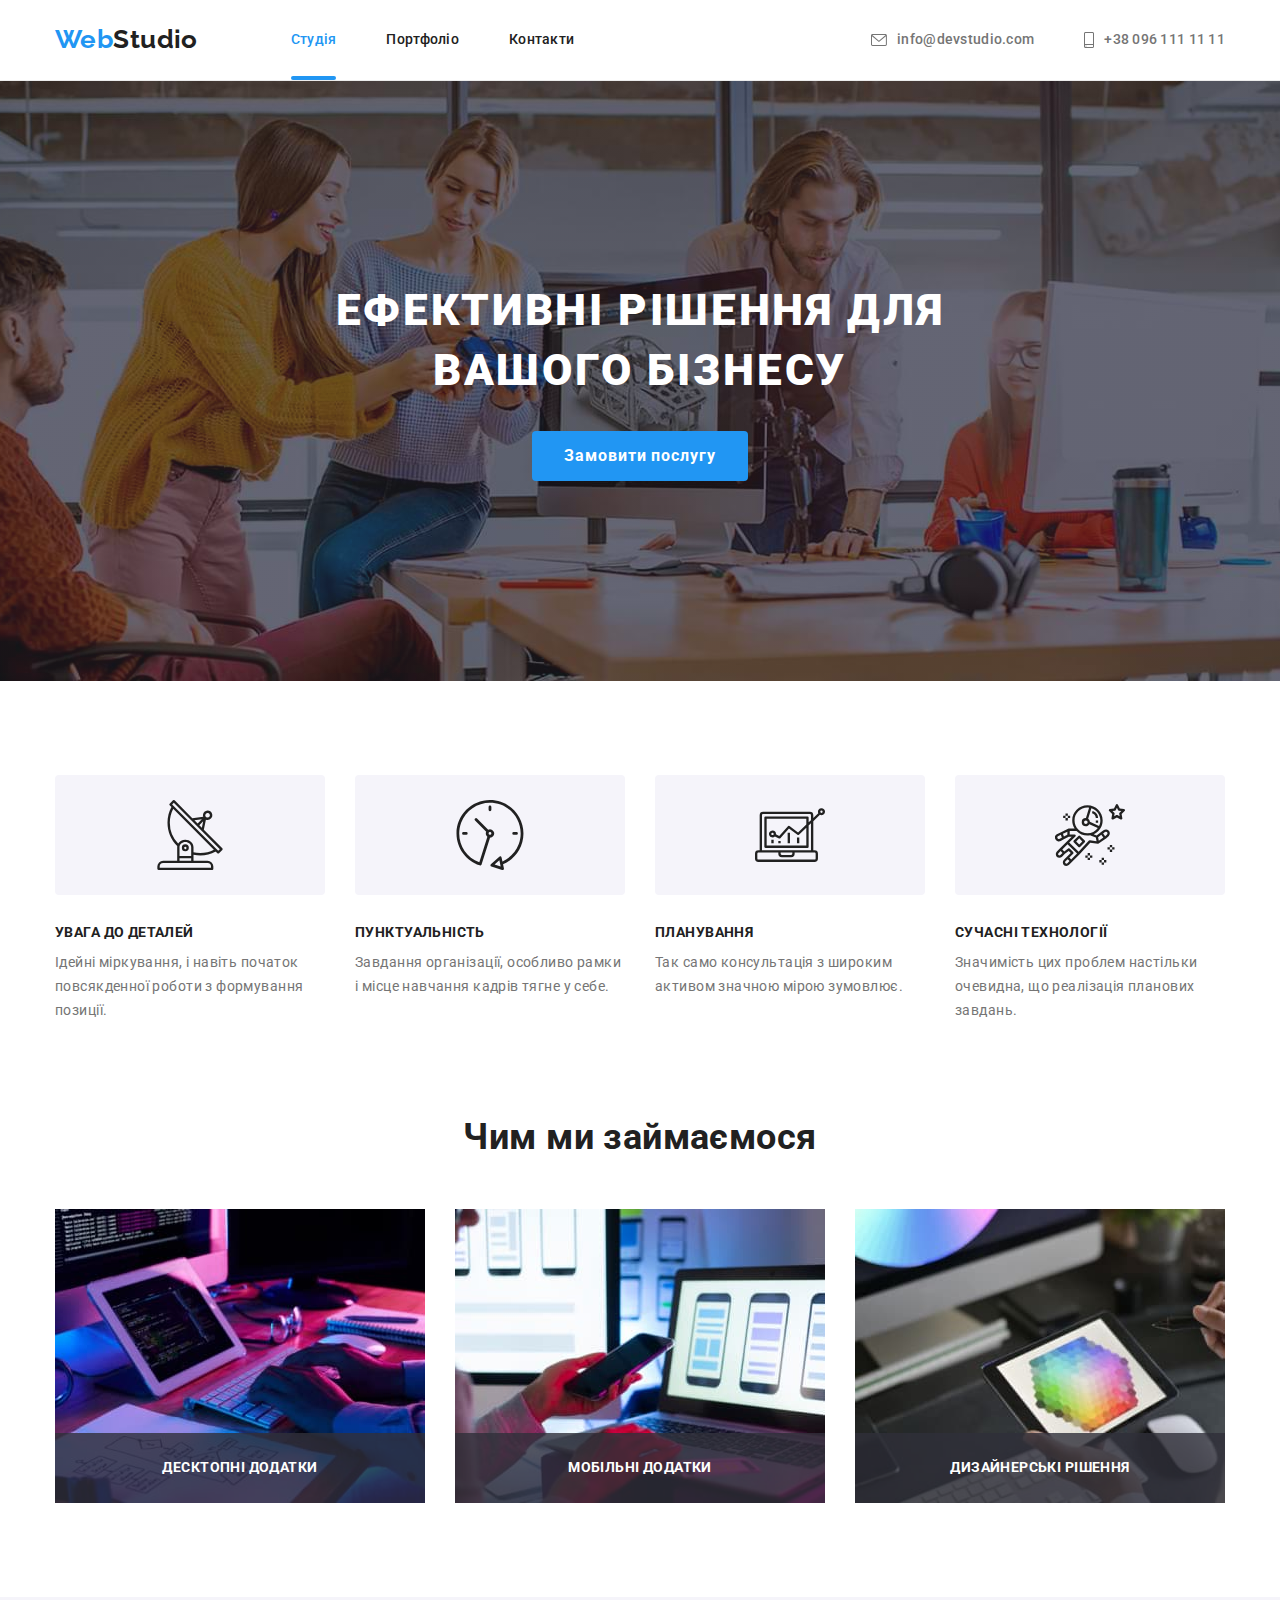
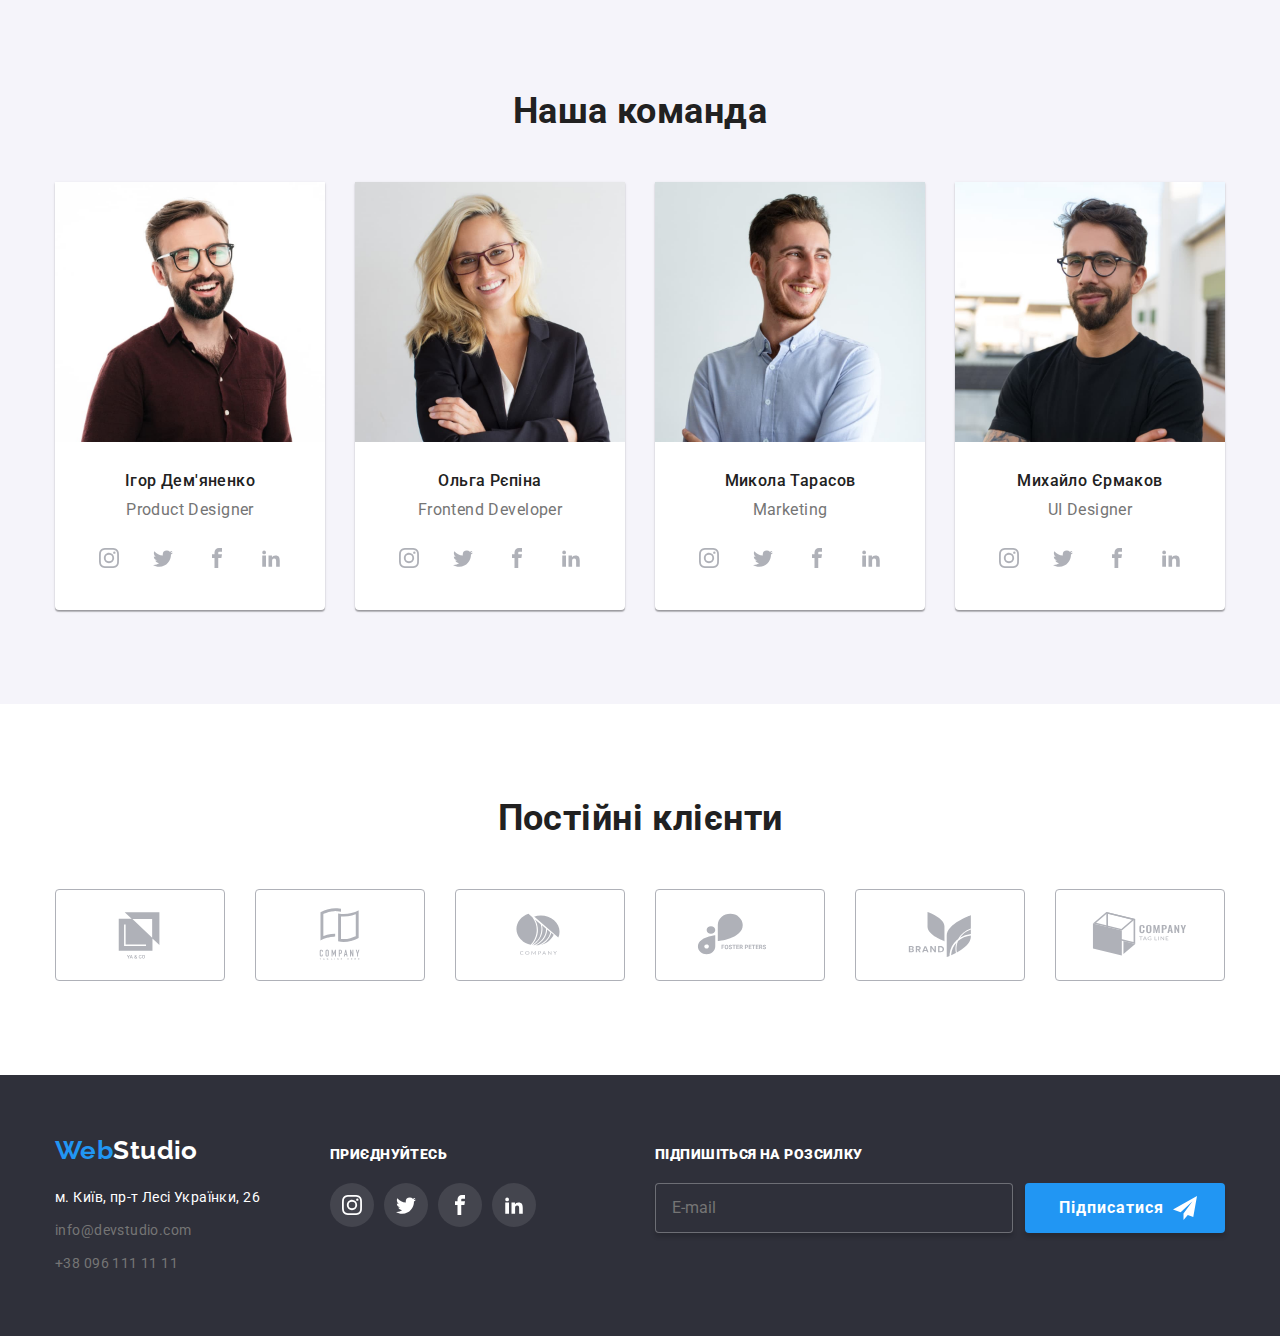
<file: index.html>
<!DOCTYPE html>
<html lang="uk">
  <head>
    <meta charset="UTF-8" />
    <meta http-equiv="X-UA-Compatible" content="IE=edge" />
    <meta name="viewport" content="width=device-width, initial-scale=1.0" />
    <title>Studio</title>
    <link
      rel="stylesheet"
      href="https://cdnjs.cloudflare.com/ajax/libs/modern-normalize/1.1.0/modern-normalize.min.css"/>
    <link rel="stylesheet" href="./css/main.min.css" />
    <link rel="preconnect" href="https://fonts.googleapis.com" />
    <link rel="preconnect" href="https://fonts.gstatic.com" crossorigin />
    <link
      href="https://fonts.googleapis.com/css2?family=Raleway:wght@700&family=Roboto:wght@400;500;700;900&display=swap"
      rel="stylesheet"/>
  </head>
  <body>
    <!-- header -->
    <header class="header">
      <div class="container">
        <nav class="header-nav">
          <a class="header-logo" href="./index.html"
            ><span class="web-part">Web</span>Studio</a>
          <ul class="nav-list list">
            <li class="nav-item">
              <a class="nav-link link-current" href="./index.html">Студія</a>
            </li>
            <li class="nav-item">
              <a class="nav-link" href="./portfolio.html">Портфоліо</a>
            </li>
            <li class="nav-item">
              <a class="nav-link" href="./#">Контакти</a>
            </li>
          </ul>
          <ul class="contacts-list list">
            <li class="nav-item">
              <a class="nav-mail" href="#">
                <svg class="nav-icon icon-mail" width="16" height="12">
                  <use href="./images/images.svg#icon-envelope"></use>
                </svg>
                info@devstudio.com</a>
            </li>
            <li class="nav-item">
              <a class="nav-phone" href="tel:+380961111111"
                ><svg class="nav-icon icon-phone" width="10" height="16">
                  <use href="./images/images.svg#icon-smartphone"></use>
                </svg>
                +38 096 111 11 11</a>
            </li>
          </ul>
        </nav>
      </div>
    </header>
    <!-- main -->
    <main>
      <!-- hero -->
      <section class="hero">
        <div class="container">
          <h1 class="hero__title">Ефективні рішення для вашого бізнесу</h1>
          <button type="button" class="hero__button" data-modal-open>
            Замовити послугу
          </button>
        </div>
      </section>
      <!-- benefits -->
      <section class="section">
        <div class="container">
          <h2 class="visually-hidden">
            Особливості нашої компанії
          </h2>
          <ul class="benefits-list list">
            <li class="benefits-item">
              <div class="benefit-div">
                <svg class="benefit-icon" width="70" height="70">
                  <use href="./images/images.svg#icon-antenna"></use>
                </svg>
              </div>
              <h3 class="benefits-caption">УВАГА ДО ДЕТАЛЕЙ</h3>
              <p class="benefits-text">
                Ідейні міркування, і навіть початок повсякденної роботи з
                формування позиції.
              </p>
            </li>
            <li class="benefits-item">
              <div class="benefit-div">
                <svg class="benefit-icon" width="70" height="70">
                  <use href="./images/images.svg#icon-clock"></use>
                </svg>
              </div>
              <h3 class="benefits-caption">ПУНКТУАЛЬНІСТЬ</h3>
              <p class="benefits-text">
                Завдання організації, особливо рамки і місце навчання кадрів
                тягне у себе.
              </p>
            </li>
            <li class="benefits-item">
              <div class="benefit-div">
                <svg class="benefit-icon" width="70" height="70">
                  <use href="./images/images.svg#icon-diagram"></use>
                </svg>
              </div>
              <h3 class="benefits-caption">ПЛАНУВАННЯ</h3>
              <p class="benefits-text">
                Так само консультація з широким активом значною мірою зумовлює.
              </p>
            </li>
            <li class="benefits-item">
              <div class="benefit-div">
                <svg class="benefit-icon" width="70" height="70">
                  <use href="./images/images.svg#icon-astronaut"></use>
                </svg>
              </div>
              <h3 class="benefits-caption">СУЧАСНІ ТЕХНОЛОГІЇ</h3>
              <p class="benefits-text">
                Значимість цих проблем настільки очевидна, що реалізація
                планових завдань.
              </p>
            </li>
          </ul>
        </div>
      </section>
      <!-- operation -->
      <section class="operation section">
        <div class="container">
          <h2 class="operation-title">Чим ми займаємося</h2>
          <ul class="operation-list list">
            <li class="operation-item">
              <div class="operation-box">
                <img
                  class="operation-img"
                  src="./images/box-1.jpg"
                  alt="Програміст за процесом розробки на робочому місці"
                  width="370"
                />
                <div class="operation-overlay">
                  <p class="overlay-title">Десктопні додатки</p>
                </div>
              </div>
            </li>
            <li class="operation-item">
              <div class="operation-box">
                <img
                  class="operation-img"
                  src="./images/box-2.jpg"
                  alt="Веб дизайнери працюють над інтерфейсом програми для смартфонів"
                  width="370"
                />
                <div class="operation-overlay">
                  <p class="overlay-title">Мобільні додатки</p>
                </div>
              </div>
            </li>
            <li class="operation-item">
              <div class="operation-box">
                <img
                  class="operation-img"
                  src="./images/box-3.jpg"
                  alt="Веб-дизайнер в процесі вибору кольору за допомогою графічного планшету"
                  width="370"
                />
                <div class="operation-overlay">
                  <p class="overlay-title">Дизайнерські рішення</p>
                </div>
              </div>
            </li>
          </ul>
        </div>
      </section>
      <!-- team -->
      <section class="team section">
        <div class="container">
          <h2 class="team-title">Наша команда</h2>
          <ul class="team-list list">
            <li class="team-box">
              <img
                src="./images/img-team-1.jpg"
                alt="Ігор Дем'яненко Product Designer"
                width="270"
              />
              <h3 class="team-caption">Ігор Дем'яненко</h3>
              <p class="team-text">
                <span lang="en-GB">Product Designer</span>
              </p>
              <ul class="team-icons list">
                <li class="team-icon-li">
                  <a class="team-icon" href="#">
                    <svg class="instagram" width="20" height="20">
                      <use href="./images/images.svg#icon-instagram"></use></svg></a>
                </li>
                <li class="team-icon-li">
                  <a class="team-icon" href="#">
                    <svg class="twitter" width="20" height="20">
                      <use href="./images/images.svg#icon-twitter"></use></svg></a>
                </li>
                <li class="team-icon-li">
                  <a class="team-icon" href="#">
                    <svg class="facebook" width="20" height="20">
                      <use href="./images/images.svg#icon-facebook"></use></svg></a>
                </li>
                <li class="team-icon-li">
                  <a class="team-icon" href="#">
                    <svg class="linkedin" width="20" height="20">
                      <use href="./images/images.svg#icon-linkedin"></use></svg></a>
                </li>
              </ul>
            </li>
            <li class="team-box">
              <img
                src="./images/img-team-2.jpg"
                alt="Ольга Рєпіна Frontend Developer"
                width="270"
              />
              <h3 class="team-caption">Ольга Рєпіна</h3>
              <p class="team-text">
                <span lang="en-GB">Frontend Developer</span>
              </p>
              <ul class="team-icons list">
                <li class="team-icon-li">
                  <a class="team-icon" href="#">
                    <svg class="instagram" width="20" height="20">
                      <use href="./images/images.svg#icon-instagram"></use></svg></a>
                </li>
                <li class="team-icon-li">
                  <a class="team-icon" href="#">
                    <svg class="twitter" width="20" height="20">
                      <use href="./images/images.svg#icon-twitter"></use></svg></a>
                </li>
                <li class="team-icon-li">
                  <a class="team-icon" href="#">
                    <svg class="facebook" width="20" height="20">
                      <use href="./images/images.svg#icon-facebook"></use></svg></a>
                </li>
                <li class="team-icon-li">
                  <a class="team-icon" href="#">
                    <svg class="linkedin" width="20" height="20">
                      <use href="./images/images.svg#icon-linkedin"></use></svg></a>
                </li>
              </ul>
            </li>
            <li class="team-box">
              <img
                src="./images/img-team-3.jpg"
                alt="Микола Тарасов Marketing"
                width="270"
              />
              <h3 class="team-caption">Микола Тарасов</h3>
              <p class="team-text">
                <span lang="en-GB">Marketing</span>
              </p>
              <ul class="team-icons list">
                <li class="team-icon-li">
                  <a class="team-icon" href="#">
                    <svg class="instagram" width="20" height="20">
                      <use href="./images/images.svg#icon-instagram"></use></svg></a>
                </li>
                <li class="team-icon-li">
                  <a class="team-icon" href="#">
                    <svg class="twitter" width="20" height="20">
                      <use href="./images/images.svg#icon-twitter"></use></svg></a>
                </li>
                <li class="team-icon-li">
                  <a class="team-icon" href="#">
                    <svg class="facebook" width="20" height="20">
                      <use href="./images/images.svg#icon-facebook"></use></svg></a>
                </li>
                <li class="team-icon-li">
                  <a class="team-icon" href="#">
                    <svg class="linkedin" width="20" height="20">
                      <use href="./images/images.svg#icon-linkedin"></use></svg></a>
                </li>
              </ul>
            </li>
            <li class="team-box">
              <img
                src="./images/img-team-4.jpg"
                alt="Михайло Єрмаков UI Designer"
                width="270"
              />
              <h3 class="team-caption">Михайло Єрмаков</h3>
              <p class="team-text">
                <span lang="en-GB">UI Designer</span>
              </p>
              <ul class="team-icons list">
                <li class="team-icon-li">
                  <a class="team-icon" href="#">
                    <svg class="instagram" width="20" height="20">
                      <use href="./images/images.svg#icon-instagram"></use></svg></a>
                </li>
                <li class="team-icon-li">
                  <a class="team-icon" href="#">
                    <svg class="twitter" width="20" height="20">
                      <use href="./images/images.svg#icon-twitter"></use></svg></a>
                </li>
                <li class="team-icon-li">
                  <a class="team-icon" href="#">
                    <svg class="facebook" width="20" height="20">
                      <use href="./images/images.svg#icon-facebook"></use></svg></a>
                </li>
                <li class="team-icon-li">
                  <a class="team-icon" href="#">
                    <svg class="linkedin" width="20" height="20">
                      <use href="./images/images.svg#icon-linkedin"></use></svg></a>
                </li>
              </ul>
            </li>
          </ul>
        </div>
      </section>
      <!-- clients -->
      <section class="section">
        <div class="container">
          <h2 class="clients__title">Постійні клієнти</h2>
          <ul class="clients__list list">
            <li>
              <a class="client__link" href="#">
                <svg width="106" height="60">
                  <use href="./images/images.svg#icon-client-1"></use></svg></a>
            </li>
            <li>
              <a class="client__link" href="#">
                <svg width="106" height="60">
                  <use href="./images/images.svg#icon-client-2"></use></svg></a>
            </li>
            <li>
              <a class="client__link" href="#">
                <svg width="106" height="60">
                  <use href="./images/images.svg#icon-client-3"></use></svg></a>
            </li>
            <li>
              <a class="client__link" href="#">
                <svg width="106" height="60">
                  <use href="./images/images.svg#icon-client-4"></use></svg></a>
            </li>
            <li>
              <a class="client__link" href="#">
                <svg width="106" height="60">
                  <use href="./images/images.svg#icon-client-5"></use></svg></a>
            </li>
            <li>
              <a class="client__link" href="#">
                <svg width="106" height="60">
                  <use href="./images/images.svg#icon-client-6"></use></svg></a>
            </li>
          </ul>
        </div>
      </section>
    </main>
    <!-- footer -->
    <footer class="footer">
      <div class="container footer-div">
        <div>
          <a class="footer-logo" href="./index.html"
            ><span class="web-part">Web</span>Studio</a>
          <address>
            <ul class="location-list list">
              <li class="location-item">
                <a
                  class="location"
                  href="https://goo.gl/maps/XUwRcNz6kgD58abX9"
                  target="_blank"
                  rel="noreferrer noopener"
                  >м. Київ, пр-т Лесі Українки, 26</a>
              </li>
              <li class="location-item">
                <a class="footer-mail" href="#">info@devstudio.com</a>
              </li>
              <li class="location-item">
                <a class="footer-phone" href="tel:+380961111111"
                  >+38 096 111 11 11</a>
              </li>
            </ul>
          </address>
        </div>
        <div class="social-div">
          <p class="social-title"><strong>ПРИЄДНУЙТЕСЬ</strong></p>
          <ul class="social-list list">
            <li class="social-li">
              <a class="social-item" href="#">
                <svg class="icon-social" width="20" height="20">
                  <use href="./images/images.svg#icon-instagram"></use></svg></a>
            </li>
            <li class="social-li">
              <a class="social-item" href="#">
                <svg class="icon-social" width="20" height="20">
                  <use href="./images/images.svg#icon-twitter"></use></svg></a>
            </li>
            <li class="social-li">
              <a class="social-item" href="#">
                <svg class="icon-social" width="20" height="20">
                  <use href="./images/images.svg#icon-facebook"></use></svg></a>
            </li>
            <li class="social-li">
              <a class="social-item" href="#">
                <svg class="icon-social" width="20" height="20">
                  <use href="./images/images.svg#icon-linkedin"></use></svg></a>
            </li>
          </ul>
        </div>
        <div class="form-footer">
          <p class="footer-title"><strong>ПІДПИШІТЬСЯ НА РОЗСИЛКУ</strong></p>
          <form name="signup" class="signup-form">
            <label>
              <input
                class="footer-label"
                type="email"
                name="email"
                placeholder="E-mail"/>
            </label>
            <button class="submit-btn" type="submit">
              <span class="text-btn">Підписатися</span>
              <svg class="svg-btn" width="24" height="24">
                <use href="./images/icons.svg#icon-send"></use>
              </svg>
            </button>
          </form>
        </div>
      </div>
    </footer>
    <!-- backdrop -->
    <div class="backdrop is-hidden" data-modal>
      <div class="modal">
        <button type="button" class="button-modal" data-modal-close>
          <svg class="modal-icon" width="18" height="18">
            <use href="./images/icons.svg#icon-close-btn"></use>
          </svg>
        </button>
        <form name="call-back">
          <div class="form-modal">
            <p class="form-title">Залиште свої дані, ми вам передзвонимо</p>
            <div class="form-group">
              <label class="form-label" for="name">
                <span class="text-form">Ім'я</span>
              </label>
              <input class="form-input" type="text" name="username" id="name" />
              <svg class="icon" width="18" height="18">
                <use href="./images/icons.svg#icon-person-modal"></use>
              </svg>
            </div>
            <div class="form-group">
              <label class="form-label" for="tel">
                <span class="text-form">Телефон</span></label
              >
              <input class="form-input" type="tel" name="tel" id="tel" />
              <svg class="icon" width="18" height="18">
                <use href="./images/icons.svg#icon-phone-modal"></use>
              </svg>
            </div>
            <div class="form-group">
              <label class="form-label" for="email">
                <span class="text-form">Пошта</span></label
              >
              <input class="form-input" type="email" name="mail" id="email" />
              <svg class="icon" width="18" height="18">
                <use href="./images/icons.svg#icon-email-modal"></use>
              </svg>
            </div>
            <div class="form-group">
              <label class="form-label" for="coment">
                <span class="text-form">Коментар</span></label
              >
              <textarea
                class="form-input form-message"
                name="comment"
                id="coment"
                placeholder="Введіть текст"
              ></textarea>
            </div>
            <div class="form-group">
              <input id="conditions" class="checkbox" type="checkbox" />
              <label for="conditions" class="form-label checkbox-text">
                <span class="text-contract">
                  Погоджуюся з розсилкою та приймаю<span>
                    <a class="contract-link" href="#">Умови договору</a></span
                  >
                </span>
                <svg class="checkbox-icon" width="16" height="15">
                  <use href="./images/icons.svg#icon-check"></use>
                </svg>
              </label>
            </div>
            <button class="form-buttom" type="submit">Відправити</button>
          </div>
        </form>
      </div>
    </div>
    <script src="./js/modal.js"></script>
  </body>
</html>
</file>
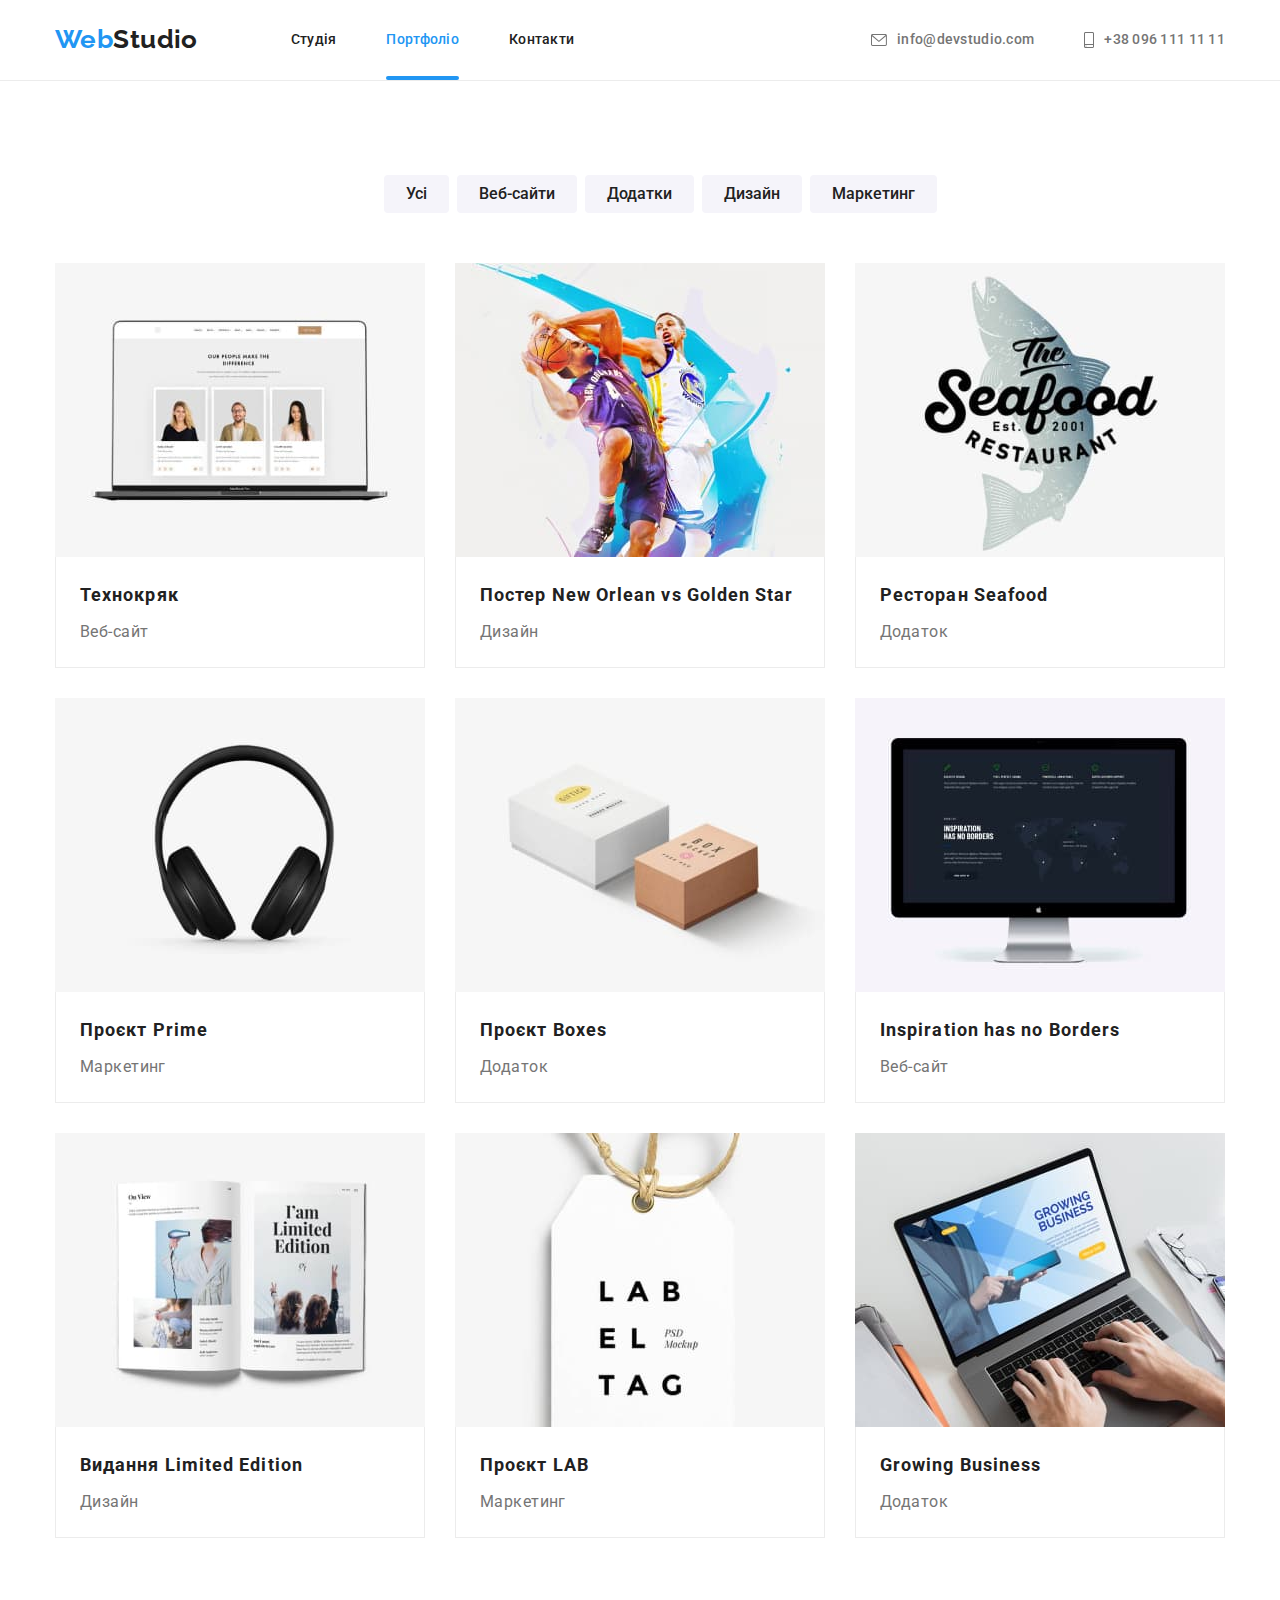
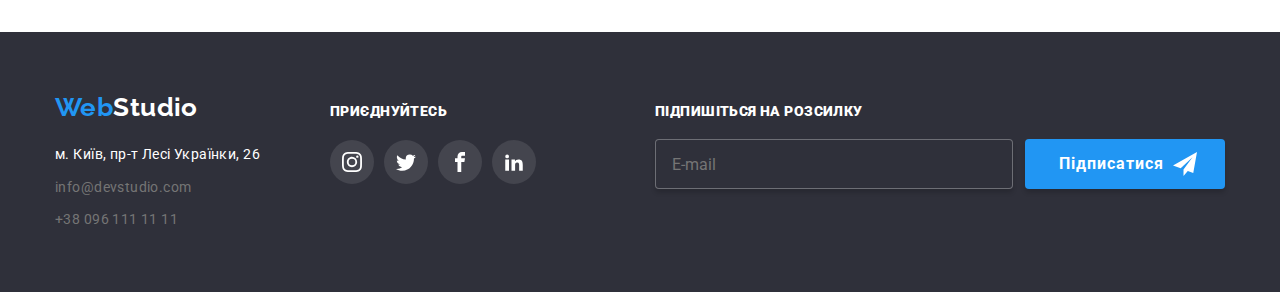
<file: portfolio.html>
<!DOCTYPE html>
<html lang="uk">
  <head>
    <meta charset="UTF-8" />
    <meta http-equiv="X-UA-Compatible" content="IE=edge" />
    <meta name="viewport" content="width=device-width, initial-scale=1.0" />
    <title>Portfolio</title>
    <link
      rel="stylesheet"
      href="https://cdnjs.cloudflare.com/ajax/libs/modern-normalize/1.1.0/modern-normalize.min.css"
    />
    <link rel="stylesheet" href="./css/main.min.css" />
    <link rel="preconnect" href="https://fonts.googleapis.com" />
    <link rel="preconnect" href="https://fonts.gstatic.com" crossorigin />
    <link
      href="https://fonts.googleapis.com/css2?family=Raleway:wght@700&family=Roboto:wght@400;500;700;900&display=swap"
      rel="stylesheet"
    />
  </head>
  <body>
    <!-- header -->
    <header class="header">
      <div class="container">
        <nav class="header-nav">
          <a class="header-logo" href="./index.html"
            ><span class="web-part">Web</span>Studio</a>
          <ul class="nav-list list">
            <li class="nav-item">
              <a class="nav-link" href="./index.html">Студія</a>
            </li>
            <li class="nav-item">
              <a class="nav-link link-current" href="./portfolio.html"
                >Портфоліо</a>
            </li>
            <li class="nav-item">
              <a class="nav-link" href="./#">Контакти</a>
            </li>
          </ul>
          <ul class="contacts-list list">
            <li class="nav-item">
              <a class="nav-mail" href="#">
                <svg class="nav-icon" width="16" height="12">
                  <use href="./images/images.svg#icon-envelope"></use>
                </svg>
                info@devstudio.com</a>
            </li>
            <li class="nav-item">
              <a class="nav-phone" href="tel:+380961111111"
                ><svg class="nav-icon" width="10" height="16">
                  <use href="./images/images.svg#icon-smartphone"></use>
                </svg>
                +38 096 111 11 11</a>
            </li>
          </ul>
        </nav>
      </div>
    </header>
    <!-- main -->
    <main>
      <!-- projects -->
      <section class="projects section">
        <div class="container">
          <h1 class="projects-title visually-hidden">Наші проекти</h1>
          <!-- projects-buttons -->
          <ul class="projects-buttons list">
            <li class="buttons-list">
              <button type="button" class="project-btn">Усі</button>
            </li>
            <li class="buttons-list">
              <button type="button" class="project-btn">Веб-сайти</button>
            </li>
            <li class="buttons-list">
              <button type="button" class="project-btn">Додатки</button>
            </li>
            <li class="buttons-list">
              <button type="button" class="project-btn">Дизайн</button>
            </li>
            <li class="buttons-list">
              <button type="button" class="project-btn">Маркетинг</button>
            </li>
          </ul>
          <!-- projects list -->
          <ul class="projects-list list">
            <li class="project-box">
              <a class="project-link" href="#">
                <div class="project-img">
                  <img
                    src="./images/img-web-page.jpg"
                    alt="Веб-сайт Технокряк"
                    width="370px"/>
                  <div class="project-overlay">
                    <p class="overlay-text">
                      Ресурс пропонує комплексні пропозиції з різним рівнем
                      функціоналу та сервісів. Все це дозволить відвідувачу
                      отримати вичерпні відомості про компанію чи приватну
                      особу.
                    </p>
                  </div>
                </div>
                <div class="project-dsc">
                  <h2 class="project-caption">Технокряк</h2>
                  <p class="project-text">Веб-сайт</p>
                </div>
              </a>
            </li>
            <li class="list project-box">
              <a class="project-link" href="#">
                <div class="project-img">
                  <img
                    src="./images/img-poster.jpg"
                    alt="Дизайн постеру New Orlean vs Golden Star"
                    width="370px"
                  />
                  <div class="project-overlay">
                    <p class="overlay-text">
                      Ресурс пропонує комплексні пропозиції з різним рівнем
                      функціоналу та сервісів. Все це дозволить відвідувачу
                      отримати вичерпні відомості про компанію чи приватну
                      особу.
                    </p>
                  </div>
                </div>
                <div class="project-dsc">
                  <h2 class="project-caption">
                    Постер <span lang="en-GB">New Orlean vs Golden Star</span>
                  </h2>
                  <p class="project-text">Дизайн</p>
                </div>
              </a>
            </li>
            <li class="list project-box">
              <a class="project-link" href="#">
                <div class="project-img">
                  <img
                    src="./images/img-restaurant.jpg"
                    alt="Додаток для ресторану Seafood"
                    width="370px"/>
                  <div class="project-overlay">
                    <p class="overlay-text">
                      Ресурс пропонує комплексні пропозиції з різним рівнем
                      функціоналу та сервісів. Все це дозволить відвідувачу
                      отримати вичерпні відомості про компанію чи приватну
                      особу.
                    </p>
                  </div>
                </div>
                <div class="project-dsc">
                  <h2 class="project-caption">
                    Ресторан <span lang="en-GB">Seafood</span>
                  </h2>
                  <p class="project-text">Додаток</p>
                </div>
              </a>
            </li>
            <li class="list project-box">
              <a class="project-link" href="#">
                <div class="project-img">
                  <img
                    src="./images/img-prime.jpg"
                    alt="Маркетинг для проєкту Prime"
                    width="370px"/>
                  <div class="project-overlay">
                    <p class="overlay-text">
                      Ресурс пропонує комплексні пропозиції з різним рівнем
                      функціоналу та сервісів. Все це дозволить відвідувачу
                      отримати вичерпні відомості про компанію чи приватну
                      особу.
                    </p>
                  </div>
                </div>
                <div class="project-dsc">
                  <h2 class="project-caption">
                    Проєкт <span lang="en-GB">Prime</span>
                  </h2>
                  <p class="project-text">Маркетинг</p>
                </div>
              </a>
            </li>
            <li class="list project-box">
              <a class="project-link" href="#">
                <div class="project-img">
                  <img
                    src="./images/img-boxes.jpg"
                    alt="Проєкт Boxes"
                    width="370px"/>
                  <div class="project-overlay">
                    <p class="overlay-text">
                      Ресурс пропонує комплексні пропозиції з різним рівнем
                      функціоналу та сервісів. Все це дозволить відвідувачу
                      отримати вичерпні відомості про компанію чи приватну
                      особу.
                    </p>
                  </div>
                </div>
                <div class="project-dsc">
                  <h2 class="project-caption">
                    Проєкт <span lang="en-GB">Boxes</span>
                  </h2>
                  <p class="project-text">Додаток</p>
                </div>
              </a>
            </li>
            <li class="list project-box">
              <a class="project-link" href="#">
                <div class="project-img">
                  <img
                    src="./images/img-inspiration.jpg"
                    alt="Веб-сайт Inspiration has no Borders"
                    width="370px"/>
                  <div class="project-overlay">
                    <p class="overlay-text">
                      Ресурс пропонує комплексні пропозиції з різним рівнем
                      функціоналу та сервісів. Все це дозволить відвідувачу
                      отримати вичерпні відомості про компанію чи приватну
                      особу.
                    </p>
                  </div>
                </div>
                <div class="project-dsc">
                  <h2 class="project-caption">
                    <span lang="en-GB">Inspiration has no Borders</span>
                  </h2>
                  <p class="project-text">Веб-сайт</p>
                </div>
              </a>
            </li>
            <li class="list project-box">
              <a class="project-link" href="#">
                <div class="project-img">
                  <img
                    src="./images/img-le.jpg"
                    alt="Дизайн для видання Limited Edition"
                    width="370px"/>
                  <div class="project-overlay">
                    <p class="overlay-text">
                      Ресурс пропонує комплексні пропозиції з різним рівнем
                      функціоналу та сервісів. Все це дозволить відвідувачу
                      отримати вичерпні відомості про компанію чи приватну
                      особу.
                    </p>
                  </div>
                </div>
                <div class="project-dsc">
                  <h2 class="project-caption">
                    Видання <span lang="en-GB">Limited Edition</span>
                  </h2>
                  <p class="project-text">Дизайн</p>
                </div>
              </a>
            </li>
            <li class="list project-box">
              <a class="project-link" href="#">
                <div class="project-img">
                  <img
                    src="./images/img-lab.jpg"
                    alt="Маркетинг для проєкту LAB"
                    width="370px"/>
                  <div class="project-overlay">
                    <p class="overlay-text">
                      Ресурс пропонує комплексні пропозиції з різним рівнем
                      функціоналу та сервісів. Все це дозволить відвідувачу
                      отримати вичерпні відомості про компанію чи приватну
                      особу.
                    </p>
                  </div>
                </div>
                <div class="project-dsc">
                  <h2 class="project-caption">
                    Проєкт <span lang="en-GB">LAB</span>
                  </h2>
                  <p class="project-text">Маркетинг</p>
                </div>
              </a>
            </li>
            <li class="list project-box">
              <a class="project-link" href="#">
                <div class="project-img">
                  <img
                    src="./images/img-gb.jpg"
                    alt="Growing Business"
                    width="370px"/>
                  <div class="project-overlay">
                    <p class="overlay-text">
                      Ресурс пропонує комплексні пропозиції з різним рівнем
                      функціоналу та сервісів. Все це дозволить відвідувачу
                      отримати вичерпні відомості про компанію чи приватну
                      особу.
                    </p>
                  </div>
                </div>
                <div class="project-dsc">
                  <h2 class="project-caption">
                    <span lang="en-GB">Growing Business</span>
                  </h2>
                  <p class="project-text">Додаток</p>
                </div>
              </a>
            </li>
          </ul>
        </div>
      </section>
    </main>
    <!-- footer -->
    <footer class="footer">
      <div class="container footer-div">
        <div class="adress-div">
          <a class="footer-logo" href="./index.html"
            ><span class="web-part">Web</span>Studio</a>
          <address>
            <ul class="location-list list">
              <li class="location-item">
                <a
                  class="location"
                  href="https://goo.gl/maps/XUwRcNz6kgD58abX9"
                  target="_blank"
                  rel="noreferrer noopener"
                  >м. Київ, пр-т Лесі Українки, 26</a>
              </li>
              <li class="location-item">
                <a class="footer-mail" href="#">info@devstudio.com</a>
              </li>
              <li class="location-item">
                <a class="footer-phone" href="tel:+380961111111"
                  >+38 096 111 11 11</a>
              </li>
            </ul>
          </address>
        </div>
        <div class="social-div">
          <p class="social-title"><strong>ПРИЄДНУЙТЕСЬ</strong></p>
          <ul class="social-list list">
            <li class="social-li">
              <a class="social-item" href="#">
                <svg class="icon-social" width="20" height="20">
                  <use href="./images/images.svg#icon-instagram"></use></svg></a>
            </li>
            <li class="social-li">
              <a class="social-item" href="#">
                <svg class="icon-social" width="20" height="20">
                  <use href="./images/images.svg#icon-twitter"></use></svg></a>
            </li>
            <li class="social-li">
              <a class="social-item" href="#">
                <svg class="icon-social" width="20" height="20">
                  <use href="./images/images.svg#icon-facebook"></use></svg></a>
            </li>
            <li class="social-li">
              <a class="social-item" href="#">
                <svg class="icon-social" width="20" height="20">
                  <use href="./images/images.svg#icon-linkedin"></use></svg></a>
            </li>
          </ul>
        </div>
        <div class="form-footer">
          <p class="footer-title"><strong>ПІДПИШІТЬСЯ НА РОЗСИЛКУ</strong></p>
          <form name="signup" class="signup-form">
            <label>
              <input
                class="footer-label"
                type="email"
                name="email"
                placeholder="E-mail"/>
            </label>
            <button class="submit-btn" type="submit">
              <span class="text-btn">Підписатися</span>
              <svg class="svg-btn" width="24" height="24">
                <use href="./images/icons.svg#icon-send"></use>
              </svg>
            </button>
          </form>
        </div>
      </div>
    </footer>
    <script src="./js/modal.js"></script>
  </body>
</html>
</file>
<file: css/main.min.css>
img{display:block;max-width:100%;height:auto}.section{padding-top:94px;padding-bottom:94px}.container{width:1200px;margin-left:auto;margin-right:auto;padding-left:15px;padding-right:15px}.visually-hidden{position:absolute;width:1px;height:1px;margin:-1px;border:0;padding:0;white-space:nowrap;-webkit-clip-path:inset(100%);clip-path:inset(100%);clip:rect(0 0 0 0);overflow:hidden}html{-webkit-box-sizing:border-box;box-sizing:border-box}*,*::before,*::after{-webkit-box-sizing:inherit;box-sizing:inherit}h1,h2,h3,ul,p{margin:0}.list{list-style:none}body{background-color:#fff;font-family:"Roboto",sans-serif;font-size:14px;letter-spacing:.03em;color:#212121}.header{background-color:#fff;border-bottom:1px solid #ececec}.header-nav{display:-webkit-box;display:-ms-flexbox;display:flex;-webkit-box-align:center;-ms-flex-align:center;align-items:center}.header-logo{display:block;font-family:"Raleway",sans-serif;font-weight:700;font-size:26px;line-height:1.19;color:#212121;text-decoration:none;padding-top:24px;padding-bottom:25px;margin-right:93px;-webkit-transition:250ms cubic-bezier(0.4, 0, 0.2, 1);transition:250ms cubic-bezier(0.4, 0, 0.2, 1)}.header-logo:hover,.header-logo:focus{background-color:rgba(0,0,0,0)}.web-part{color:#2196f3}.nav-list{display:inherit;padding-left:0}.nav-item{margin-right:50px}.nav-item:last-child{margin-right:0}.nav-item:nth-child(n+4){margin-right:30px}.nav-link{display:block;position:relative;font-weight:500;line-height:1.14;letter-spacing:.02em;color:#212121;text-decoration:none;padding-top:32px;padding-bottom:32px;-webkit-transition:250ms cubic-bezier(0.4, 0, 0.2, 1);transition:250ms cubic-bezier(0.4, 0, 0.2, 1)}.nav-link:hover,.nav-link:focus{color:#2196f3}.link-current{color:#2196f3}.link-current::after{content:"";position:absolute;left:0;bottom:0;width:100%;height:4px;border-radius:2px;background-color:#2196f3;opacity:1;-webkit-transition:opacity 250ms cubic-bezier(0.4, 0, 0.2, 1);transition:opacity 250ms cubic-bezier(0.4, 0, 0.2, 1)}.contacts-list{display:-webkit-box;display:-ms-flexbox;display:flex;padding-left:0;margin-left:auto;-webkit-box-align:center;-ms-flex-align:center;align-items:center}.nav-icon{margin-right:10px}.nav-mail{display:-webkit-box;display:-ms-flexbox;display:flex;font-weight:500;line-height:1.14;letter-spacing:.02em;color:#757575;text-decoration:none;padding-top:32px;padding-bottom:32px;-webkit-box-align:center;-ms-flex-align:center;align-items:center;fill:#757575;-webkit-transition:250ms cubic-bezier(0.4, 0, 0.2, 1);transition:250ms cubic-bezier(0.4, 0, 0.2, 1)}.nav-mail:hover,.nav-mail:focus{color:#2196f3;fill:#2196f3}.nav-phone{display:-webkit-box;display:-ms-flexbox;display:flex;font-weight:500;line-height:1.14;letter-spacing:.02em;color:#757575;text-decoration:none;padding-top:32px;padding-bottom:32px;-webkit-box-align:center;-ms-flex-align:center;align-items:center;fill:#757575;-webkit-transition:250ms cubic-bezier(0.4, 0, 0.2, 1);transition:250ms cubic-bezier(0.4, 0, 0.2, 1)}.nav-phone:hover,.nav-phone:focus{color:#2196f3;fill:#2196f3}.hero{background-color:#2f303a;padding-top:200px;padding-bottom:200px;text-align:center;max-width:1600px;height:600px;margin-left:auto;margin-right:auto;background-image:-webkit-gradient(linear, left top, right top, from(rgba(47, 48, 58, 0.4)), to(rgba(47, 48, 58, 0.4))),url("../images/hero-background.jpg");background-image:linear-gradient(to right, rgba(47, 48, 58, 0.4), rgba(47, 48, 58, 0.4)),url("../images/hero-background.jpg");background-repeat:no-repeat;background-size:cover;background-position:center}.hero__title{font-weight:900;font-size:44px;line-height:1.36;letter-spacing:.06em;text-transform:uppercase;color:#fff;width:696px;margin-left:auto;margin-right:auto}.hero__button{display:inline-block;cursor:pointer;font-family:inherit;font-weight:700;font-size:16px;line-height:1.87;letter-spacing:.06em;color:#fff;background-color:#2196f3;border:#2196f3;border-radius:4px;margin-top:30px;padding-top:10px;padding-bottom:10px;padding-left:32px;padding-right:32px;min-width:216px;-webkit-transition:250ms cubic-bezier(0.4, 0, 0.2, 1);transition:250ms cubic-bezier(0.4, 0, 0.2, 1)}.hero__button:hover,.hero__button:focus{color:#fff;background-color:#2196f3;border:1px solid #2196f3;border-radius:4px;-webkit-box-shadow:0px 4px 4px 0px rgba(0,0,0,.15);box-shadow:0px 4px 4px 0px rgba(0,0,0,.15)}.benefits-list{display:-webkit-box;display:-ms-flexbox;display:flex;padding-left:0}.benefits-item{margin-right:30px;max-width:270px}.benefits-item:last-child{margin-right:0}.benefit-div{display:-webkit-box;display:-ms-flexbox;display:flex;width:270px;height:120px;margin-bottom:30px;border-radius:4px;background-color:#f5f4fa;-webkit-box-pack:center;-ms-flex-pack:center;justify-content:center;-webkit-box-align:center;-ms-flex-align:center;align-items:center}.benefit-icon{display:-webkit-box;display:-ms-flexbox;display:flex;fill:#212121}.benefits-caption{font-size:14px;font-weight:700;line-height:1.14;text-transform:uppercase;color:#212121;margin-bottom:10px}.benefits-text{line-height:1.71;color:#757575}.operation{padding-top:0}.operation-title{font-weight:700;font-size:36px;line-height:1.16;color:#212121;text-align:center;margin-bottom:50px}.operation-list{display:-webkit-box;display:-ms-flexbox;display:flex;padding-left:0}.operation-img{width:370px}.operation-item{margin-right:30px}.operation-item:last-child{margin-right:0}.operation-box{position:relative;width:370px;height:294px}.operation-overlay{bottom:0;position:absolute;display:-webkit-box;display:-ms-flexbox;display:flex;-webkit-box-pack:center;-ms-flex-pack:center;justify-content:center;-webkit-box-align:center;-ms-flex-align:center;align-items:center;background-color:rgba(47,48,58,.8);width:370px;height:70px}.overlay-title{font-weight:700;line-height:1.14;color:#fff;text-transform:uppercase;white-space:nowrap}.team{background-color:#f5f4fa}.team-title{font-weight:700;font-size:36px;line-height:1.16;color:#212121;text-align:center;margin-bottom:50px}.team-list{display:-webkit-box;display:-ms-flexbox;display:flex;padding-left:0}.team-box{background-color:#fff;-webkit-box-shadow:0px 1px 3px rgba(0,0,0,.12),0px 1px 1px rgba(0,0,0,.14),0px 2px 1px rgba(0,0,0,.2);box-shadow:0px 1px 3px rgba(0,0,0,.12),0px 1px 1px rgba(0,0,0,.14),0px 2px 1px rgba(0,0,0,.2);border-radius:0px 0px 4px 4px;margin-right:30px;width:270px}.team-box:last-child{margin-right:0}.team-caption{font-weight:500;font-size:16px;line-height:1.18;color:#212121;margin-top:30px;margin-bottom:10px;text-align:center}.team-text{font-size:16px;line-height:1.18;color:#757575;text-align:center}.team-icons{display:-webkit-box;display:-ms-flexbox;display:flex;margin:16px 32px 30px 32px;padding-left:0;-webkit-box-pack:center;-ms-flex-pack:center;justify-content:center;-webkit-box-align:center;-ms-flex-align:center;align-items:center}.team-icon-li{width:44px;height:44px;margin-right:10px}.team-icon-li:last-child{margin-right:0}.team-icon{display:-webkit-box;display:-ms-flexbox;display:flex;-webkit-box-pack:center;-ms-flex-pack:center;justify-content:center;-webkit-box-align:center;-ms-flex-align:center;align-items:center;fill:#afb1b8;background-color:#fff;width:44px;height:44px;border-radius:50%;-webkit-transition:250ms cubic-bezier(0.4, 0, 0.2, 1);transition:250ms cubic-bezier(0.4, 0, 0.2, 1)}.team-icon:hover,.team-icon:focus{fill:#fff;background-color:#2196f3}.clients__title{font-weight:700;font-size:36px;line-height:1,17;text-align:center;color:#212121;margin-bottom:50px}.clients__list{cursor:pointer;display:-webkit-box;display:-ms-flexbox;display:flex;-webkit-box-pack:center;-ms-flex-pack:center;justify-content:center;-webkit-box-align:center;-ms-flex-align:center;align-items:center;gap:30px;padding-left:0}.client__link{width:170px;height:92px;display:-webkit-box;display:-ms-flexbox;display:flex;border:1px solid #afb1b8;border-radius:4px;fill:#afb1b8;-webkit-box-pack:center;-ms-flex-pack:center;justify-content:center;-webkit-box-align:center;-ms-flex-align:center;align-items:center;-webkit-transition:250ms cubic-bezier(0.4, 0, 0.2, 1);transition:250ms cubic-bezier(0.4, 0, 0.2, 1)}.client__link:hover,.client__link:focus{border-color:#2196f3;fill:#2196f3}.projects-buttons{background-color:#fff;display:-webkit-box;display:-ms-flexbox;display:flex;-webkit-box-pack:center;-ms-flex-pack:center;justify-content:center;margin-bottom:50px}.buttons-list{margin-right:8px}.buttons-list:last-child{margin-right:0}.project-btn{display:inline-block;cursor:pointer;font-family:inherit;font-weight:500;font-size:16px;line-height:1.62;color:#212121;background-color:#f5f4fa;border:#f5f4fa;border-radius:4px;padding-top:6px;padding-bottom:6px;padding-left:22px;padding-right:22px;-webkit-transition:250ms cubic-bezier(0.4, 0, 0.2, 1);transition:250ms cubic-bezier(0.4, 0, 0.2, 1)}.project-btn:hover,.project-btn:focus{color:#fff;background-color:#2196f3;border:none;-webkit-box-shadow:0px 2px 2px 0px rgba(0,0,0,.12),0px 1px 2px 0px rgba(0,0,0,.08),0px 3px 1px 0px rgba(0,0,0,.1);box-shadow:0px 2px 2px 0px rgba(0,0,0,.12),0px 1px 2px 0px rgba(0,0,0,.08),0px 3px 1px 0px rgba(0,0,0,.1)}.projects-list{display:-webkit-box;display:-ms-flexbox;display:flex;-ms-flex-wrap:wrap;flex-wrap:wrap;padding:0}.project-link{display:block;text-decoration:none;cursor:pointer;-webkit-transition:250ms cubic-bezier(0.4, 0, 0.2, 1);transition:250ms cubic-bezier(0.4, 0, 0.2, 1)}.project-link:hover,.project-link:focus{-webkit-box-shadow:0px 2px 2px 0px rgba(0,0,0,.12),0px 1px 2px 0px rgba(0,0,0,.08),0px 3px 1px 0px rgba(0,0,0,.1);box-shadow:0px 2px 2px 0px rgba(0,0,0,.12),0px 1px 2px 0px rgba(0,0,0,.08),0px 3px 1px 0px rgba(0,0,0,.1)}.project-link:hover .project-overlay{-webkit-transform:translate(0);transform:translate(0)}.project-img{position:relative;overflow:hidden}.project-overlay{position:absolute;left:0;bottom:0;width:370px;height:294px;background-color:rgba(33,150,243,.9);-webkit-transform:translateY(100%);transform:translateY(100%);-webkit-transition:-webkit-transform 250ms cubic-bezier(0.4, 0, 0.2, 1);transition:-webkit-transform 250ms cubic-bezier(0.4, 0, 0.2, 1);transition:transform 250ms cubic-bezier(0.4, 0, 0.2, 1);transition:transform 250ms cubic-bezier(0.4, 0, 0.2, 1), -webkit-transform 250ms cubic-bezier(0.4, 0, 0.2, 1)}.overlay-text{font-size:18px;line-height:1.55;color:#fff;padding:63px 24px}.project-box{display:block;max-width:370px;margin-bottom:30px;margin-right:30px}.project-box:nth-child(3n){margin-right:0}.project-box:nth-child(n+7){margin-bottom:0}.project-dsc{border-left:1px solid #ececec;border-right:1px solid #ececec;border-bottom:1px solid #ececec;padding-top:20px;padding-bottom:20px;padding-left:24px;padding-right:24px}.project-caption{font-weight:700;font-size:18px;line-height:2;letter-spacing:.06em;color:#212121;margin-bottom:4px}.project-text{font-size:16px;line-height:1.87;color:#757575}.footer{background-color:#2f303a;padding-top:60px;padding-bottom:60px}.footer-div{display:-webkit-box;display:-ms-flexbox;display:flex;-webkit-box-align:baseline;-ms-flex-align:baseline;align-items:baseline}.footer-logo{display:inline-block;font-family:"Raleway";font-weight:700;font-size:26px;line-height:1.19;color:#fff;text-decoration:none;margin-bottom:20px;-webkit-transition:250ms cubic-bezier(0.4, 0, 0.2, 1);transition:250ms cubic-bezier(0.4, 0, 0.2, 1)}.footer-logo:hover,.footer-logo:focus{background-color:rgba(0,0,0,0)}.location-list{display:inline-block;padding-left:0}.location-item{margin-bottom:9px}.location-item:last-child{margin-bottom:0}.location{text-decoration:none;font-style:normal;line-height:1.71;color:#fff;-webkit-transition:250ms cubic-bezier(0.4, 0, 0.2, 1);transition:250ms cubic-bezier(0.4, 0, 0.2, 1)}.location:hover,.location:focus{color:#2196f3}.footer-mail{font-style:normal;line-height:1.71;color:#757575;text-decoration:none;-webkit-transition:250ms cubic-bezier(0.4, 0, 0.2, 1);transition:250ms cubic-bezier(0.4, 0, 0.2, 1)}.footer-mail:hover,.footer-mail:focus{color:#2196f3}.footer-phone{font-style:normal;line-height:1.71;color:#757575;text-decoration:none;-webkit-transition:250ms cubic-bezier(0.4, 0, 0.2, 1);transition:250ms cubic-bezier(0.4, 0, 0.2, 1)}.footer-phone:hover,.footer-phone:focus{color:#2196f3}.social-div{margin-left:70px}.social-title{display:block;font-weight:700;font-size:14px;line-height:1.14;text-align:left;color:#fff}.social-list{display:-webkit-box;display:-ms-flexbox;display:flex;padding-left:0;margin-top:20px}.social-li{margin-right:10px}.social-li:last-child{margin-right:0}.social-item{display:-webkit-box;display:-ms-flexbox;display:flex;-webkit-box-align:center;-ms-flex-align:center;align-items:center;-webkit-box-pack:center;-ms-flex-pack:center;justify-content:center;fill:#fff;background-color:rgba(255,255,255,.1);width:44px;height:44px;border-radius:50%;-webkit-transition:250ms cubic-bezier(0.4, 0, 0.2, 1);transition:250ms cubic-bezier(0.4, 0, 0.2, 1)}.social-item:hover,.social-item:focus{fill:#fff;background-color:#2196f3}.form-footer{margin-left:auto}.signup-form{display:-webkit-box;display:-ms-flexbox;display:flex;-webkit-box-pack:center;-ms-flex-pack:center;justify-content:center;-webkit-box-align:center;-ms-flex-align:center;align-items:center}.footer-title{display:block;font-weight:700;line-height:1.17;letter-spacing:.03em;text-align:left;color:#fff;margin-bottom:20px}.footer-label{width:358px;height:50px;margin-right:12px;background-color:#2f303a;border:1px solid rgba(255,255,255,.3);border-radius:4px;-webkit-box-shadow:0px 4px 4px 0px rgba(0,0,0,.15);box-shadow:0px 4px 4px 0px rgba(0,0,0,.15);font-size:16px;line-height:1.25;text-align:left;padding-left:16px;color:#757575}.submit-btn{position:relative;width:200px;height:50px;background-color:#2196f3;fill:#fff;border-style:none;border-radius:4px;-webkit-box-shadow:0px 4px 4px 0px rgba(0,0,0,.15);box-shadow:0px 4px 4px 0px rgba(0,0,0,.15);cursor:pointer;-webkit-transition:250ms cubic-bezier(0.4, 0, 0.2, 1);transition:250ms cubic-bezier(0.4, 0, 0.2, 1)}.submit-btn:hover,.submit-btn:focus{color:#2f303a;fill:#2f303a}.text-btn{font-weight:700;font-size:16px;line-height:1.87;letter-spacing:.06em;color:#fff;padding-right:62px;padding-left:28px}.svg-btn{position:absolute;top:13px;right:28px}.backdrop{position:fixed;top:0;left:0;width:100%;height:100%;background-color:rgba(0,0,0,.2);-webkit-transition:opacity 250ms cubic-bezier(0.4, 0, 0.2, 1);transition:opacity 250ms cubic-bezier(0.4, 0, 0.2, 1)}.backdrop.is-hidden{visibility:hidden;opacity:0;pointer-events:none}.modal{position:absolute;top:50%;left:50%;-webkit-transform:translate(-50%, -50%);transform:translate(-50%, -50%);width:528px;height:581px;background-color:#fff;border-radius:4px;-webkit-box-shadow:0px 2px 1px 0px rgba(0,0,0,.2),0px 1px 1px 0px rgba(0,0,0,.14),0px 1px 3px 0px rgba(0,0,0,.12);box-shadow:0px 2px 1px 0px rgba(0,0,0,.2),0px 1px 1px 0px rgba(0,0,0,.14),0px 1px 3px 0px rgba(0,0,0,.12);-webkit-transition:250ms cubic-bezier(0.4, 0, 0.2, 1);transition:250ms cubic-bezier(0.4, 0, 0.2, 1);padding:40px}.button-modal{position:absolute;top:8px;right:8px;width:30px;height:30px;fill:#000;background-color:#fff;border-radius:50%;border:1px solid rgba(0,0,0,.1);cursor:pointer;-webkit-transition:250ms cubic-bezier(0.4, 0, 0.2, 1);transition:250ms cubic-bezier(0.4, 0, 0.2, 1)}.button-modal:hover{background-color:#fff;fill:#2196f3}.modal-icon{position:absolute;top:50%;left:50%;-webkit-transform:translate(-50%, -50%);transform:translate(-50%, -50%)}.form-modal{width:100%;height:581px}.form-modal:last-child{padding-bottom:20px}.form-title{font-weight:700;font-size:20px;line-height:1.15;letter-spacing:.03em;text-align:center;color:#212121;margin-bottom:12px}.form-group{position:relative}.form-group input:checked+label .checkbox-icon{border:1.7px solid #2196f3;background-color:#2196f3;-webkit-transition:250ms cubic-bezier(0.4, 0, 0.2, 1);transition:250ms cubic-bezier(0.4, 0, 0.2, 1)}.form-label{width:448px;height:58px}.text-form{display:block;font-size:12px;line-height:1.16;letter-spacing:.01em;color:#757575;margin-bottom:4px}.form-input{padding-left:42px;width:100%;height:40px;margin-bottom:10px;border:1px solid rgba(33,33,33,.2);border-radius:4px;outline:rgba(0,0,0,0);-webkit-transition:250ms cubic-bezier(0.4, 0, 0.2, 1);transition:250ms cubic-bezier(0.4, 0, 0.2, 1)}.form-input:focus{outline:1px solid #2196f3}.form-input:focus~.icon{fill:#2196f3;-webkit-transition:250ms cubic-bezier(0.4, 0, 0.2, 1);transition:250ms cubic-bezier(0.4, 0, 0.2, 1)}.icon{position:absolute;top:55%;left:12px;-webkit-transform:translateY(-50%);transform:translateY(-50%)}.form-message{height:120px;padding:12px 16px;resize:none}.checkbox{position:absolute;white-space:nowrap;width:1px;height:1px;overflow:hidden;border:0;padding:0;clip:rect(0 0 0 0);-webkit-clip-path:inset(50%);clip-path:inset(50%)}.checkbox-icon{position:absolute;left:12px;top:4px;border:1.7px solid #212121;fill:#fff;border-radius:4px}.checkbox-text{margin-left:37px}.text-contract{line-height:1.71;letter-spacing:.03em;color:#757575}.contract-link{font-size:14px;line-height:1.71;letter-spacing:.03em;color:#2196f3}.form-buttom{position:absolute;bottom:40px;left:164px;width:200px;height:50px;padding:10px 52px;background-color:#2196f3;border-radius:4px;border:rgba(0,0,0,0);font-weight:700;font-size:16px;line-height:1.88;letter-spacing:.06em;text-align:center;color:#fff;-webkit-transition:250ms cubic-bezier(0.4, 0, 0.2, 1);transition:250ms cubic-bezier(0.4, 0, 0.2, 1)}.form-buttom:hover,.form-buttom:focus{-webkit-box-shadow:0px 4px 4px rgba(0,0,0,.15);box-shadow:0px 4px 4px rgba(0,0,0,.15)}/*# sourceMappingURL=main.min.css.map */
</file>
